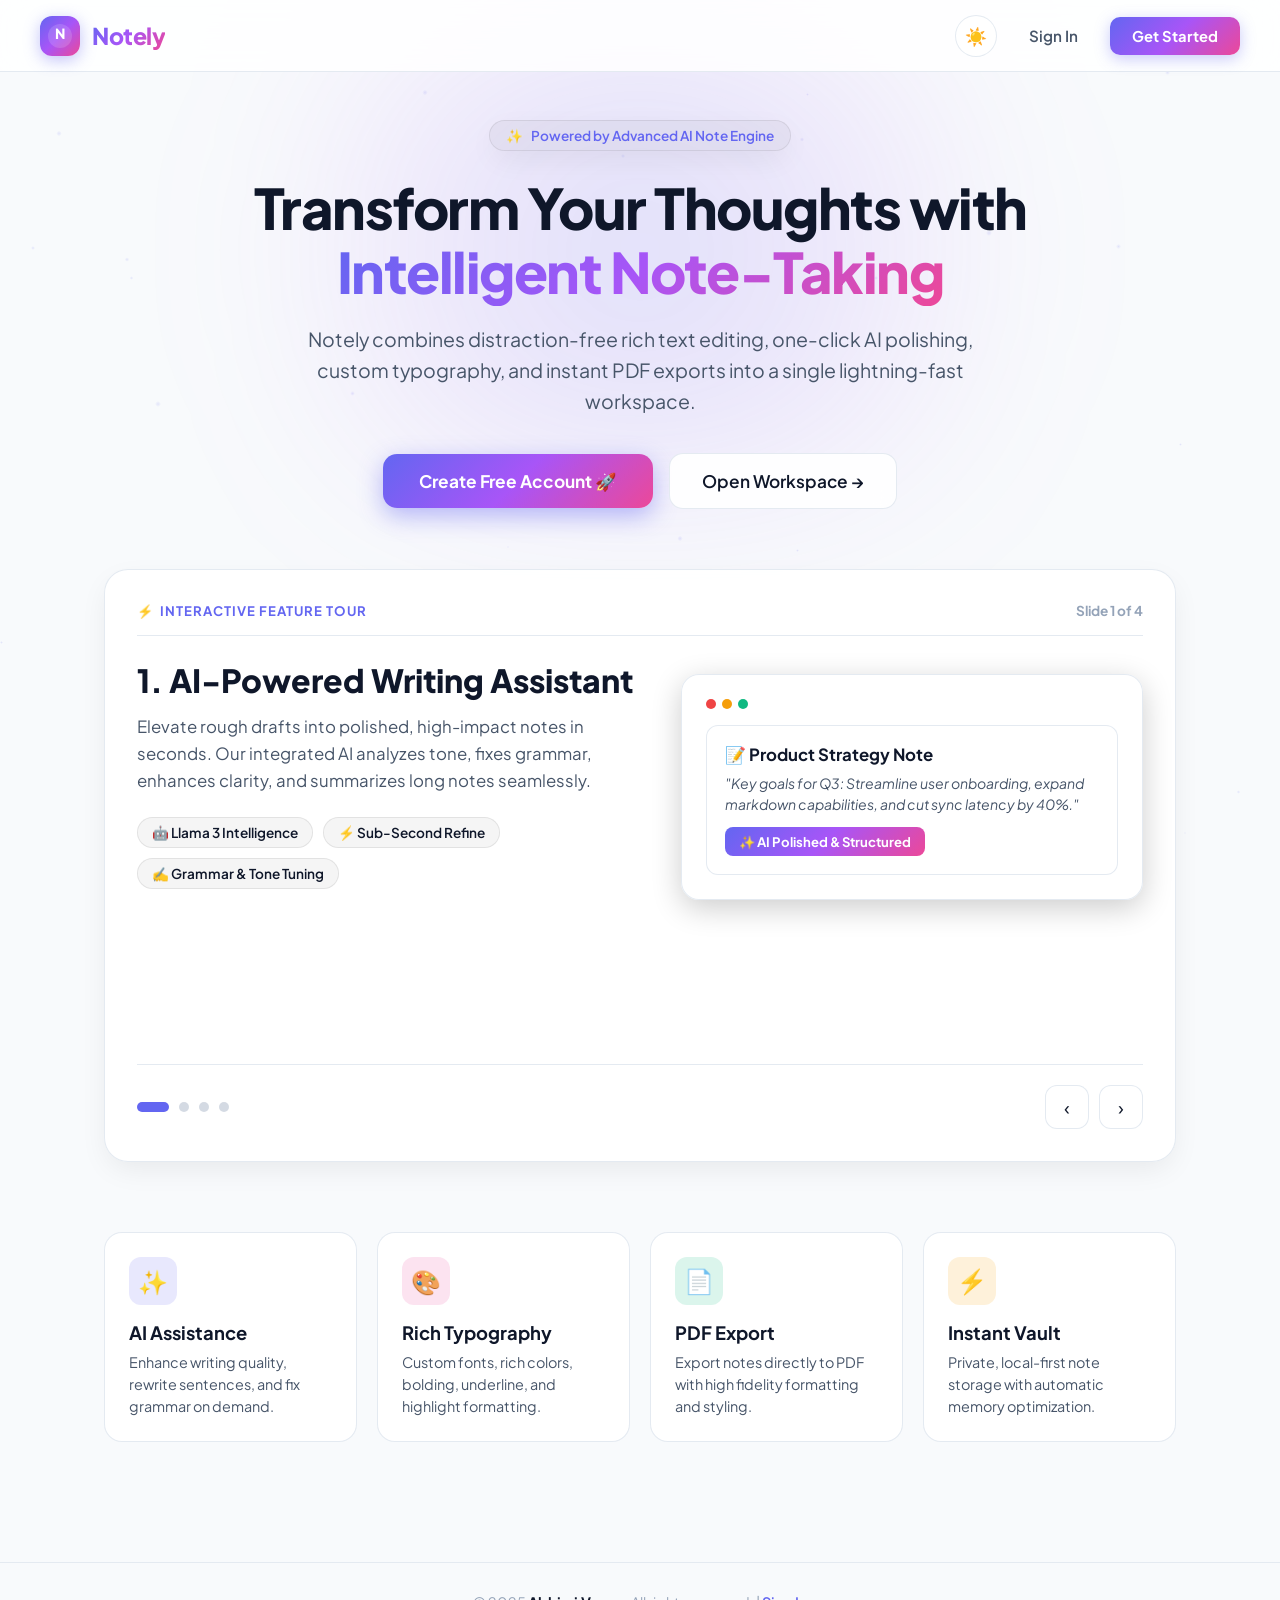
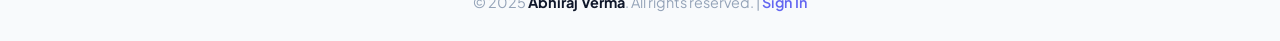
<file: index.html>
<!DOCTYPE html>
<html lang="en" data-theme="dark">
<head>
    <meta charset="UTF-8">
    <meta name="viewport" content="width=device-width, initial-scale=1.0">
    <title>Notely - Next-Gen AI Note Taking</title>
    <link rel="stylesheet" href="auth-styles.css">
    <link rel="preconnect" href="https://fonts.googleapis.com">
    <link rel="preconnect" href="https://fonts.gstatic.com" crossorigin>
    <link href="https://fonts.googleapis.com/css2?family=Plus+Jakarta+Sans:wght@400;500;600;700;800&family=Montserrat:wght@700;900&display=swap" rel="stylesheet">
    <style>
        :root {
            --font-main: 'Plus Jakarta Sans', -apple-system, BlinkMacSystemFont, 'Segoe UI', Roboto, sans-serif;
            --primary: #6366f1;
            --primary-hover: #4f46e5;
            --secondary: #8b5cf6;
            --accent: #ec4899;
            --cyan: #06b6d4;
            --grad-hero: linear-gradient(135deg, #6366f1 0%, #a855f7 50%, #ec4899 100%);
            --grad-glow: linear-gradient(135deg, rgba(99,102,241,0.2) 0%, rgba(168,85,247,0.2) 100%);
            --grad-cyan: linear-gradient(135deg, #06b6d4 0%, #3b82f6 100%);
            --grad-emerald: linear-gradient(135deg, #10b981 0%, #059669 100%);
            --grad-amber: linear-gradient(135deg, #f59e0b 0%, #d97706 100%);
        }

        [data-theme="dark"] {
            --bg-body: #070913;
            --bg-nav: rgba(11, 15, 29, 0.75);
            --card-bg: rgba(17, 24, 39, 0.7);
            --card-border: rgba(255, 255, 255, 0.08);
            --card-border-active: rgba(99, 102, 241, 0.4);
            --text-title: #f8fafc;
            --text-body: #94a3b8;
            --text-muted: #64748b;
            --shadow-subtle: 0 10px 40px -10px rgba(0, 0, 0, 0.5);
            --slide-bg: rgba(15, 23, 42, 0.65);
            --chip-bg: rgba(255, 255, 255, 0.05);
            --chip-border: rgba(255, 255, 255, 0.1);
        }

        [data-theme="light"] {
            --bg-body: #f8fafc;
            --bg-nav: rgba(255, 255, 255, 0.85);
            --card-bg: rgba(255, 255, 255, 0.9);
            --card-border: rgba(226, 232, 240, 0.9);
            --card-border-active: rgba(99, 102, 241, 0.5);
            --text-title: #0f172a;
            --text-body: #475569;
            --text-muted: #94a3b8;
            --shadow-subtle: 0 10px 30px -5px rgba(0, 0, 0, 0.08);
            --slide-bg: rgba(255, 255, 255, 0.8);
            --chip-bg: rgba(0, 0, 0, 0.04);
            --chip-border: rgba(0, 0, 0, 0.08);
        }

        * {
            margin: 0;
            padding: 0;
            box-sizing: border-box;
            font-family: var(--font-main);
        }

        body {
            background-color: var(--bg-body);
            color: var(--text-title);
            min-height: 100vh;
            overflow-x: hidden;
            position: relative;
            transition: background 0.3s ease, color 0.3s ease;
        }

        /* Ambient Glow Background */
        .ambient-glow {
            position: fixed;
            top: 0;
            left: 50%;
            transform: translateX(-50%);
            width: 1000px;
            height: 500px;
            background: radial-gradient(circle, rgba(99, 102, 241, 0.18) 0%, rgba(168, 85, 247, 0.1) 40%, transparent 70%);
            filter: blur(80px);
            pointer-events: none;
            z-index: 0;
        }

        /* Navigation Bar */
        .landing-nav {
            position: fixed;
            top: 0;
            left: 0;
            right: 0;
            height: 72px;
            background: var(--bg-nav);
            backdrop-filter: blur(16px);
            -webkit-backdrop-filter: blur(16px);
            border-bottom: 1px solid var(--card-border);
            display: flex;
            align-items: center;
            justify-content: space-between;
            padding: 0 40px;
            z-index: 100;
            transition: all 0.3s ease;
        }

        .brand {
            display: flex;
            align-items: center;
            gap: 12px;
            text-decoration: none;
        }

        .brand-logo-wrap {
            width: 40px;
            height: 40px;
            border-radius: 12px;
            background: var(--grad-hero);
            display: flex;
            align-items: center;
            justify-content: center;
            box-shadow: 0 4px 16px rgba(99, 102, 241, 0.4);
        }

        .brand-logo-wrap svg {
            width: 26px;
            height: 26px;
        }

        .brand-name {
            font-size: 1.45rem;
            font-weight: 800;
            letter-spacing: -0.5px;
            background: var(--grad-hero);
            -webkit-background-clip: text;
            -webkit-text-fill-color: transparent;
        }

        .nav-actions {
            display: flex;
            align-items: center;
            gap: 16px;
        }

        .btn-theme {
            width: 42px;
            height: 42px;
            border-radius: 50%;
            background: var(--card-bg);
            border: 1px solid var(--card-border);
            color: var(--text-title);
            font-size: 1.1rem;
            cursor: pointer;
            display: flex;
            align-items: center;
            justify-content: center;
            transition: all 0.2s ease;
        }

        .btn-theme:hover {
            transform: scale(1.08);
            border-color: var(--primary);
        }

        .btn-link {
            text-decoration: none;
            color: var(--text-body);
            font-weight: 600;
            font-size: 0.95rem;
            padding: 8px 16px;
            border-radius: 8px;
            transition: all 0.2s;
        }

        .btn-link:hover {
            color: var(--text-title);
            background: var(--chip-bg);
        }

        .btn-primary-nav {
            text-decoration: none;
            background: var(--grad-hero);
            color: #ffffff;
            font-weight: 700;
            font-size: 0.92rem;
            padding: 10px 22px;
            border-radius: 10px;
            box-shadow: 0 4px 15px rgba(99, 102, 241, 0.35);
            transition: all 0.25s ease;
        }

        .btn-primary-nav:hover {
            transform: translateY(-1px);
            box-shadow: 0 6px 22px rgba(99, 102, 241, 0.5);
        }

        /* Hero Section */
        .landing-main {
            position: relative;
            z-index: 1;
            max-width: 1120px;
            margin: 0 auto;
            padding: 120px 24px 60px;
            text-align: center;
        }

        .badge-pill {
            display: inline-flex;
            align-items: center;
            gap: 8px;
            padding: 6px 16px;
            background: var(--chip-bg);
            border: 1px solid var(--chip-border);
            border-radius: 999px;
            font-size: 0.85rem;
            font-weight: 600;
            color: var(--primary);
            margin-bottom: 24px;
            box-shadow: var(--shadow-subtle);
        }

        .badge-pill .sparkle {
            animation: pulse 2s infinite;
        }

        @keyframes pulse {
            0%, 100% { opacity: 1; transform: scale(1); }
            50% { opacity: 0.6; transform: scale(0.9); }
        }

        .hero-title {
            font-size: 3.5rem;
            font-weight: 800;
            line-height: 1.15;
            letter-spacing: -1.5px;
            margin-bottom: 20px;
            color: var(--text-title);
        }

        .hero-title span.grad-text {
            background: var(--grad-hero);
            -webkit-background-clip: text;
            -webkit-text-fill-color: transparent;
        }

        .hero-subtitle {
            font-size: 1.22rem;
            line-height: 1.6;
            color: var(--text-body);
            max-width: 680px;
            margin: 0 auto 36px;
        }

        .hero-cta-group {
            display: flex;
            align-items: center;
            justify-content: center;
            gap: 16px;
            margin-bottom: 60px;
            flex-wrap: wrap;
        }

        .hero-btn-main {
            display: inline-flex;
            align-items: center;
            gap: 10px;
            padding: 16px 36px;
            border-radius: 14px;
            font-size: 1.08rem;
            font-weight: 700;
            text-decoration: none;
            background: var(--grad-hero);
            color: #ffffff;
            box-shadow: 0 8px 25px rgba(99, 102, 241, 0.45);
            transition: all 0.25s ease;
        }

        .hero-btn-main:hover {
            transform: translateY(-2px);
            box-shadow: 0 12px 30px rgba(99, 102, 241, 0.6);
        }

        .hero-btn-outline {
            display: inline-flex;
            align-items: center;
            gap: 8px;
            padding: 16px 32px;
            border-radius: 14px;
            font-size: 1.08rem;
            font-weight: 600;
            text-decoration: none;
            color: var(--text-title);
            background: var(--card-bg);
            border: 1px solid var(--card-border);
            backdrop-filter: blur(10px);
            transition: all 0.25s ease;
        }

        .hero-btn-outline:hover {
            border-color: var(--primary);
            transform: translateY(-2px);
            color: var(--primary);
        }

        /* Interactive Slides / Showcase Section */
        .showcase-container {
            position: relative;
            background: var(--card-bg);
            border: 1px solid var(--card-border);
            border-radius: 24px;
            backdrop-filter: blur(20px);
            -webkit-backdrop-filter: blur(20px);
            box-shadow: var(--shadow-subtle);
            padding: 32px;
            margin-bottom: 70px;
            text-align: left;
            overflow: hidden;
        }

        .showcase-header {
            display: flex;
            justify-content: space-between;
            align-items: center;
            margin-bottom: 24px;
            border-bottom: 1px solid var(--card-border);
            padding-bottom: 16px;
        }

        .showcase-badge {
            font-size: 0.82rem;
            font-weight: 700;
            text-transform: uppercase;
            letter-spacing: 1px;
            color: var(--primary);
            display: flex;
            align-items: center;
            gap: 6px;
        }

        .slides-wrapper {
            position: relative;
            min-height: 380px;
        }

        .slide-item {
            position: absolute;
            top: 0;
            left: 0;
            width: 100%;
            opacity: 0;
            visibility: hidden;
            transform: scale(0.97) translateY(10px);
            transition: all 0.45s cubic-bezier(0.16, 1, 0.3, 1);
            display: grid;
            grid-template-columns: 1.1fr 1fr;
            gap: 36px;
            align-items: center;
        }

        .slide-item.active {
            opacity: 1;
            visibility: visible;
            transform: scale(1) translateY(0);
            position: relative;
        }

        .slide-text h3 {
            font-size: 2rem;
            font-weight: 800;
            line-height: 1.25;
            color: var(--text-title);
            margin-bottom: 14px;
        }

        .slide-text p {
            font-size: 1.05rem;
            line-height: 1.6;
            color: var(--text-body);
            margin-bottom: 22px;
        }

        .slide-chips {
            display: flex;
            flex-wrap: wrap;
            gap: 10px;
            margin-bottom: 24px;
        }

        .slide-chip {
            padding: 6px 14px;
            background: var(--chip-bg);
            border: 1px solid var(--chip-border);
            border-radius: 999px;
            font-size: 0.85rem;
            font-weight: 600;
            color: var(--text-title);
        }

        /* Mockup Visual in Slides */
        .slide-visual {
            background: var(--slide-bg);
            border: 1px solid var(--card-border);
            border-radius: 18px;
            padding: 24px;
            box-shadow: 0 8px 30px rgba(0, 0, 0, 0.2);
            position: relative;
        }

        .mockup-bar {
            display: flex;
            gap: 6px;
            margin-bottom: 16px;
        }

        .dot {
            width: 10px;
            height: 10px;
            border-radius: 50%;
        }
        .dot-red { background: #ef4444; }
        .dot-yellow { background: #f59e0b; }
        .dot-green { background: #10b981; }

        .mockup-card {
            background: var(--card-bg);
            border-radius: 12px;
            padding: 18px;
            border: 1px solid var(--card-border);
        }

        .mockup-title {
            font-size: 1.05rem;
            font-weight: 700;
            color: var(--text-title);
            margin-bottom: 8px;
        }

        .mockup-body {
            font-size: 0.88rem;
            color: var(--text-body);
            line-height: 1.5;
            margin-bottom: 12px;
        }

        .mockup-action-pill {
            display: inline-flex;
            align-items: center;
            gap: 6px;
            padding: 6px 14px;
            border-radius: 8px;
            font-size: 0.82rem;
            font-weight: 700;
            color: #ffffff;
        }

        /* Controls: Dots and Next/Prev */
        .showcase-footer {
            display: flex;
            justify-content: space-between;
            align-items: center;
            margin-top: 24px;
            padding-top: 20px;
            border-top: 1px solid var(--card-border);
        }

        .slide-dots {
            display: flex;
            gap: 10px;
            align-items: center;
        }

        .slide-dot {
            width: 10px;
            height: 10px;
            border-radius: 999px;
            background: var(--text-muted);
            opacity: 0.4;
            cursor: pointer;
            transition: all 0.3s ease;
            border: none;
        }

        .slide-dot.active {
            width: 32px;
            background: var(--primary);
            opacity: 1;
        }

        .slide-nav-btns {
            display: flex;
            gap: 10px;
        }

        .slide-btn {
            width: 44px;
            height: 44px;
            border-radius: 12px;
            background: var(--card-bg);
            border: 1px solid var(--card-border);
            color: var(--text-title);
            font-size: 1.2rem;
            cursor: pointer;
            display: flex;
            align-items: center;
            justify-content: center;
            transition: all 0.2s ease;
        }

        .slide-btn:hover {
            background: var(--primary);
            color: #ffffff;
            border-color: var(--primary);
        }

        /* 4 Quick Feature Cards Grid */
        .features-grid {
            display: grid;
            grid-template-columns: repeat(4, 1fr);
            gap: 20px;
            margin-bottom: 60px;
            text-align: left;
        }

        .f-card {
            background: var(--card-bg);
            border: 1px solid var(--card-border);
            border-radius: 18px;
            padding: 24px;
            backdrop-filter: blur(10px);
            transition: all 0.3s ease;
        }

        .f-card:hover {
            transform: translateY(-4px);
            border-color: var(--card-border-active);
            box-shadow: var(--shadow-subtle);
        }

        .f-icon-box {
            width: 48px;
            height: 48px;
            border-radius: 12px;
            display: flex;
            align-items: center;
            justify-content: center;
            font-size: 1.5rem;
            margin-bottom: 16px;
        }

        .f-card h4 {
            font-size: 1.15rem;
            font-weight: 700;
            color: var(--text-title);
            margin-bottom: 8px;
        }

        .f-card p {
            font-size: 0.9rem;
            color: var(--text-body);
            line-height: 1.5;
        }

        /* Footer */
        .landing-footer {
            border-top: 1px solid var(--card-border);
            padding: 30px 20px;
            text-align: center;
            font-size: 0.9rem;
            color: var(--text-muted);
        }

        .landing-footer a {
            color: var(--primary);
            text-decoration: none;
            font-weight: 600;
        }

        /* Responsive */
        @media (max-width: 900px) {
            .landing-nav { padding: 0 20px; }
            .hero-title { font-size: 2.6rem; }
            .slide-item { grid-template-columns: 1fr; gap: 24px; }
            .features-grid { grid-template-columns: repeat(2, 1fr); }
        }

        @media (max-width: 600px) {
            .hero-title { font-size: 2.1rem; }
            .hero-subtitle { font-size: 1rem; }
            .features-grid { grid-template-columns: 1fr; }
            .slide-text h3 { font-size: 1.5rem; }
            .showcase-container { padding: 20px; }
        }
    </style>
</head>
<body>
    <div class="ambient-glow"></div>
    <div class="particles" id="particles"></div>

    <!-- Navigation -->
    <header class="landing-nav">
        <a href="index.html" class="brand">
            <div class="brand-logo-wrap">
                <svg viewBox="0 0 52 52" fill="none" xmlns="http://www.w3.org/2000/svg">
                    <circle cx="26" cy="26" r="24" fill="#ffffff" fill-opacity="0.15"/>
                    <text x="50%" y="60%" text-anchor="middle" font-family="'Montserrat', sans-serif" font-size="28" font-weight="900" fill="#ffffff">N</text>
                </svg>
            </div>
            <span class="brand-name">Notely</span>
        </a>

        <div class="nav-actions" id="navActions">
            <button class="btn-theme" id="themeToggle" title="Toggle Light/Dark Theme">🌙</button>
            <a href="login.html" class="btn-link" id="navLoginLink">Sign In</a>
            <a href="signup.html" class="btn-primary-nav" id="navSignupLink">Get Started</a>
        </div>
    </header>

    <!-- Main Container -->
    <main class="landing-main">
        <!-- Hero Section -->
        <div class="badge-pill">
            <span class="sparkle">✨</span> Powered by Advanced AI Note Engine
        </div>

        <h1 class="hero-title">
            Transform Your Thoughts with <br>
            <span class="grad-text">Intelligent Note-Taking</span>
        </h1>

        <p class="hero-subtitle">
            Notely combines distraction-free rich text editing, one-click AI polishing, custom typography, and instant PDF exports into a single lightning-fast workspace.
        </p>

        <div class="hero-cta-group" id="heroCtaGroup">
            <a href="signup.html" class="hero-btn-main" id="heroPrimaryCta">
                Create Free Account 🚀
            </a>
            <a href="login.html" class="hero-btn-outline" id="heroSecondaryCta">
                Open Workspace →
            </a>
        </div>

        <!-- Interactive 4-Slide Showcase Section -->
        <div class="showcase-container" id="showcaseContainer">
            <div class="showcase-header">
                <div class="showcase-badge">
                    <span>⚡</span> Interactive Feature Tour
                </div>
                <span id="slideCounter" style="font-size: 0.85rem; font-weight: 700; color: var(--text-muted);">Slide 1 of 4</span>
            </div>

            <div class="slides-wrapper">
                <!-- Slide 1: AI Assistant -->
                <div class="slide-item active" data-index="0">
                    <div class="slide-text">
                        <h3>1. AI-Powered Writing Assistant</h3>
                        <p>Elevate rough drafts into polished, high-impact notes in seconds. Our integrated AI analyzes tone, fixes grammar, enhances clarity, and summarizes long notes seamlessly.</p>
                        <div class="slide-chips">
                            <span class="slide-chip">🤖 Llama 3 Intelligence</span>
                            <span class="slide-chip">⚡ Sub-Second Refine</span>
                            <span class="slide-chip">✍️ Grammar & Tone Tuning</span>
                        </div>
                    </div>
                    <div class="slide-visual">
                        <div class="mockup-bar">
                            <span class="dot dot-red"></span>
                            <span class="dot dot-yellow"></span>
                            <span class="dot dot-green"></span>
                        </div>
                        <div class="mockup-card">
                            <div class="mockup-title">📝 Product Strategy Note</div>
                            <div class="mockup-body">
                                <em>"Key goals for Q3: Streamline user onboarding, expand markdown capabilities, and cut sync latency by 40%."</em>
                            </div>
                            <span class="mockup-action-pill" style="background: var(--grad-hero);">✨ AI Polished & Structured</span>
                        </div>
                    </div>
                </div>

                <!-- Slide 2: Rich Text & Typography -->
                <div class="slide-item" data-index="1">
                    <div class="slide-text">
                        <h3>2. Custom Fonts & Rich Text Studio</h3>
                        <p>Express ideas your way. Choose from handcrafted Google typography pairings, text highlighting, custom color palettes, and full inline rich text tools.</p>
                        <div class="slide-chips">
                            <span class="slide-chip">🎨 10+ Google Fonts</span>
                            <span class="slide-chip">🖌️ Color & Highlight Pickers</span>
                            <span class="slide-chip"><b>B</b> / <u>U</u> / <s>S</s> Formatting</span>
                        </div>
                    </div>
                    <div class="slide-visual">
                        <div class="mockup-bar">
                            <span class="dot dot-red"></span>
                            <span class="dot dot-yellow"></span>
                            <span class="dot dot-green"></span>
                        </div>
                        <div class="mockup-card">
                            <div class="mockup-title" style="font-family: 'Montserrat', sans-serif; color: var(--primary);">🎨 Creative Brief — Montserrat 18px</div>
                            <div class="mockup-body">
                                <span style="background: rgba(236,72,153,0.2); padding: 2px 6px; border-radius: 4px; font-weight: bold;">Highlight Key Milestones</span> with styled selections and beautiful font hierarchies.
                            </div>
                            <span class="mockup-action-pill" style="background: var(--grad-cyan);">🖋️ Rich Text Enabled</span>
                        </div>
                    </div>
                </div>

                <!-- Slide 3: PDF Export & Smart Storage -->
                <div class="slide-item" data-index="2">
                    <div class="slide-text">
                        <h3>3. One-Click PDF Export & Smart Vault</h3>
                        <p>Generate beautifully formatted, high-resolution PDF documents ready for sharing, archiving, or printing. Keep your space clean with automated lifecycle storage.</p>
                        <div class="slide-chips">
                            <span class="slide-chip">📄 Vector Sharp PDFs</span>
                            <span class="slide-chip">📊 Storage Meter</span>
                            <span class="slide-chip">🛡️ 15-Day Auto-Cleanup</span>
                        </div>
                    </div>
                    <div class="slide-visual">
                        <div class="mockup-bar">
                            <span class="dot dot-red"></span>
                            <span class="dot dot-yellow"></span>
                            <span class="dot dot-green"></span>
                        </div>
                        <div class="mockup-card">
                            <div class="mockup-title">📑 Export Ready: Meeting Summary.pdf</div>
                            <div class="mockup-body">
                                Clean margins, selectable vector text, and custom header metadata embedded automatically.
                            </div>
                            <span class="mockup-action-pill" style="background: var(--grad-emerald);">⬇️ Download PDF (One-Click)</span>
                        </div>
                    </div>
                </div>

                <!-- Slide 4: Privacy & Nebula Dark Mode -->
                <div class="slide-item" data-index="3">
                    <div class="slide-text">
                        <h3>4. 100% Client-Side Privacy & Dark Theme</h3>
                        <p>Your notes are saved in your local sandbox vault. Enjoy zero-latency instant searching and switch effortlessly between midnight dark and crisp light themes.</p>
                        <div class="slide-chips">
                            <span class="slide-chip">🔒 Zero Tracker Policy</span>
                            <span class="slide-chip">🌙 Midnight Dark Mode</span>
                            <span class="slide-chip">📱 100% Mobile Ready</span>
                        </div>
                    </div>
                    <div class="slide-visual">
                        <div class="mockup-bar">
                            <span class="dot dot-red"></span>
                            <span class="dot dot-yellow"></span>
                            <span class="dot dot-green"></span>
                        </div>
                        <div class="mockup-card">
                            <div class="mockup-title">🔒 Private Encrypted Vault</div>
                            <div class="mockup-body">
                                <em>All notes live in your browser's private storage. No unauthorized external access.</em>
                            </div>
                            <span class="mockup-action-pill" style="background: var(--grad-amber);">🛡️ Local Storage Active</span>
                        </div>
                    </div>
                </div>
            </div>

            <!-- Slide Navigation Footer -->
            <div class="showcase-footer">
                <div class="slide-dots" id="slideDots">
                    <button class="slide-dot active" data-to="0" title="Slide 1"></button>
                    <button class="slide-dot" data-to="1" title="Slide 2"></button>
                    <button class="slide-dot" data-to="2" title="Slide 3"></button>
                    <button class="slide-dot" data-to="3" title="Slide 4"></button>
                </div>

                <div class="slide-nav-btns">
                    <button class="slide-btn" id="prevSlideBtn" title="Previous Slide">‹</button>
                    <button class="slide-btn" id="nextSlideBtn" title="Next Slide">›</button>
                </div>
            </div>
        </div>

        <!-- 4 Quick Highlight Cards -->
        <div class="features-grid">
            <div class="f-card">
                <div class="f-icon-box" style="background: rgba(99,102,241,0.15); color: #818cf8;">✨</div>
                <h4>AI Assistance</h4>
                <p>Enhance writing quality, rewrite sentences, and fix grammar on demand.</p>
            </div>
            <div class="f-card">
                <div class="f-icon-box" style="background: rgba(236,72,153,0.15); color: #f472b6;">🎨</div>
                <h4>Rich Typography</h4>
                <p>Custom fonts, rich colors, bolding, underline, and highlight formatting.</p>
            </div>
            <div class="f-card">
                <div class="f-icon-box" style="background: rgba(16,185,129,0.15); color: #34d399;">📄</div>
                <h4>PDF Export</h4>
                <p>Export notes directly to PDF with high fidelity formatting and styling.</p>
            </div>
            <div class="f-card">
                <div class="f-icon-box" style="background: rgba(245,158,11,0.15); color: #fbbf24;">⚡</div>
                <h4>Instant Vault</h4>
                <p>Private, local-first note storage with automatic memory optimization.</p>
            </div>
        </div>
    </main>

    <!-- Footer -->
    <footer class="landing-footer">
        <div>&copy; 2025 <strong style="color: var(--text-title);">Abhiraj Verma</strong>. All rights reserved. | <a href="login.html">Sign In</a></div>
    </footer>

    <script src="auth.js"></script>
    <script>
        // Check if user is logged in to adapt CTAs
        document.addEventListener('DOMContentLoaded', () => {
            const user = AuthSystem.getCurrentUser();
            if (user) {
                const navLoginLink = document.getElementById('navLoginLink');
                const navSignupLink = document.getElementById('navSignupLink');
                const heroPrimaryCta = document.getElementById('heroPrimaryCta');
                const heroSecondaryCta = document.getElementById('heroSecondaryCta');

                if (navLoginLink) {
                    navLoginLink.textContent = `Hi, ${user.fullName.split(' ')[0]}`;
                    navLoginLink.href = 'app.html';
                }
                if (navSignupLink) {
                    navSignupLink.textContent = 'Go to Workspace →';
                    navSignupLink.href = 'app.html';
                }
                if (heroPrimaryCta) {
                    heroPrimaryCta.textContent = 'Open My Workspace 🚀';
                    heroPrimaryCta.href = 'app.html';
                }
                if (heroSecondaryCta) {
                    heroSecondaryCta.style.display = 'none';
                }
            }
        });

        // Theme Toggle
        const themeToggle = document.getElementById('themeToggle');
        let isDark = localStorage.getItem('darkMode') !== 'false'; // Default dark

        function applyTheme() {
            if (isDark) {
                document.documentElement.setAttribute('data-theme', 'dark');
                if (themeToggle) themeToggle.textContent = '☀️';
            } else {
                document.documentElement.setAttribute('data-theme', 'light');
                if (themeToggle) themeToggle.textContent = '🌙';
            }
        }

        if (themeToggle) {
            themeToggle.addEventListener('click', () => {
                isDark = !isDark;
                localStorage.setItem('darkMode', isDark);
                applyTheme();
            });
        }
        applyTheme();

        // 4-Slide Interactive Showcase Logic
        const slides = document.querySelectorAll('.slide-item');
        const dots = document.querySelectorAll('.slide-dot');
        const prevBtn = document.getElementById('prevSlideBtn');
        const nextBtn = document.getElementById('nextSlideBtn');
        const counter = document.getElementById('slideCounter');
        const showcase = document.getElementById('showcaseContainer');
        let currentSlide = 0;
        let autoSlideTimer = null;

        function showSlide(idx) {
            if (idx < 0) idx = slides.length - 1;
            if (idx >= slides.length) idx = 0;
            currentSlide = idx;

            slides.forEach((s, i) => {
                s.classList.toggle('active', i === currentSlide);
            });

            dots.forEach((d, i) => {
                d.classList.toggle('active', i === currentSlide);
            });

            if (counter) {
                counter.textContent = `Slide ${currentSlide + 1} of ${slides.length}`;
            }
        }

        if (prevBtn) prevBtn.addEventListener('click', () => { showSlide(currentSlide - 1); resetTimer(); });
        if (nextBtn) nextBtn.addEventListener('click', () => { showSlide(currentSlide + 1); resetTimer(); });

        dots.forEach(dot => {
            dot.addEventListener('click', (e) => {
                const targetIdx = parseInt(e.target.getAttribute('data-to'));
                showSlide(targetIdx);
                resetTimer();
            });
        });

        function startAutoSlide() {
            autoSlideTimer = setInterval(() => {
                showSlide(currentSlide + 1);
            }, 5500);
        }

        function resetTimer() {
            if (autoSlideTimer) clearInterval(autoSlideTimer);
            startAutoSlide();
        }

        if (showcase) {
            showcase.addEventListener('mouseenter', () => { if (autoSlideTimer) clearInterval(autoSlideTimer); });
            showcase.addEventListener('mouseleave', () => { startAutoSlide(); });
        }

        startAutoSlide();
    </script>
</body>
</html>
</file>
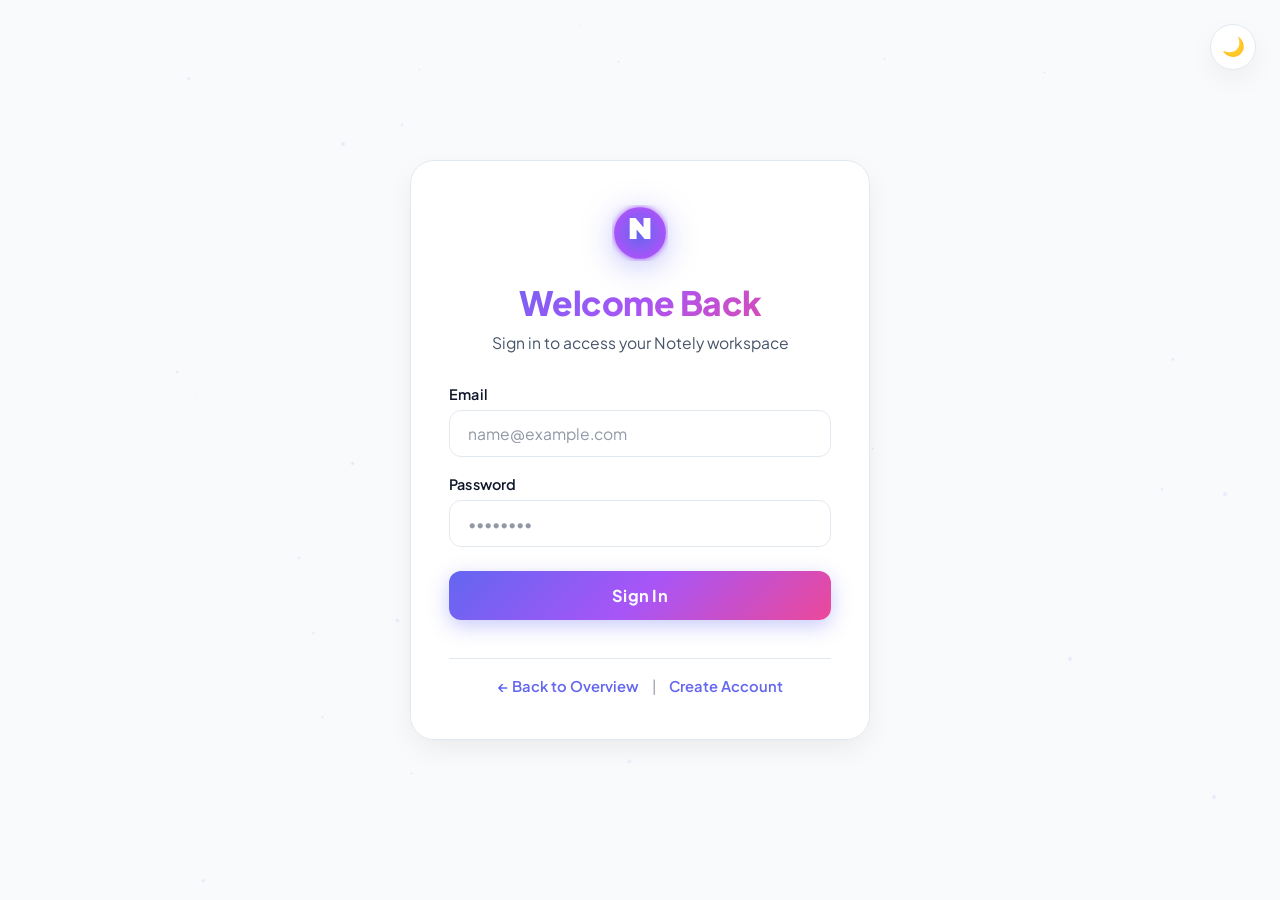
<file: login.html>
<!DOCTYPE html>
<html lang="en" data-theme="dark">
<head>
    <meta charset="UTF-8">
    <meta name="viewport" content="width=device-width, initial-scale=1.0">
    <title>Login - Notely</title>
    <link rel="stylesheet" href="auth-styles.css">
    <link rel="preconnect" href="https://fonts.googleapis.com">
    <link rel="preconnect" href="https://fonts.gstatic.com" crossorigin>
    <link href="https://fonts.googleapis.com/css2?family=Plus+Jakarta+Sans:wght@400;500;600;700;800&family=Montserrat:wght@700;900&display=swap" rel="stylesheet">
</head>
<body>
    <div class="particles" id="particles"></div>
    
    <!-- Theme toggle button -->
    <button class="theme-toggle" id="themeToggle" title="Toggle Light/Dark Theme">
        🌙
    </button>
    
    <div id="authLoadingOverlay" class="loading-overlay" style="display:none;">
        <div class="loading-content">
            <div class="spinner"></div>
            <p>Checking authentication...</p>
        </div>
    </div>

    <div class="auth-container">
        <div class="auth-card">
            <div class="auth-header">
                <a href="landing.html" class="logo-container" style="text-decoration: none;">
                    <svg width="56" height="56" viewBox="0 0 52 52" fill="none" xmlns="http://www.w3.org/2000/svg" class="logo-nn-svg-styled">
                        <defs>
                            <radialGradient id="nebulaCircle" cx="50%" cy="50%" r="50%">
                                <stop offset="0%" stop-color="#6366f1"/>
                                <stop offset="100%" stop-color="#a855f7"/>
                            </radialGradient>
                            <filter id="glow" x="-20%" y="-20%" width="140%" height="140%">
                                <feGaussianBlur stdDeviation="3" result="coloredBlur"/>
                                <feMerge>
                                    <feMergeNode in="coloredBlur"/>
                                    <feMergeNode in="SourceGraphic"/>
                                </feMerge>
                            </filter>
                        </defs>
                        <circle cx="26" cy="26" r="24" fill="url(#nebulaCircle)" filter="url(#glow)"/>
                        <text x="50%" y="60%" text-anchor="middle" font-family="'Montserrat', sans-serif" font-size="28" font-weight="900" fill="#fff">N</text>
                    </svg>
                </a>
                <h1>Welcome Back</h1>
                <p>Sign in to access your Notely workspace</p>
            </div>
            
            <form id="loginForm" class="auth-form">
                <div class="form-group">
                    <label for="email">Email</label>
                    <input type="email" id="email" name="email" required placeholder="name@example.com">
                </div>
                
                <div class="form-group">
                    <label for="password">Password</label>
                    <input type="password" id="password" name="password" required placeholder="••••••••">
                </div>
                
                <div class="form-group">
                    <button type="submit" class="auth-btn primary">Sign In</button>
                </div>
                
                <div class="auth-links">
                    <a href="landing.html">← Back to Overview</a>
                    <span class="divider">|</span>
                    <a href="signup.html">Create Account</a>
                </div>
            </form>
            
            <div id="errorMessage" class="error-message hidden"></div>
        </div>
    </div>
    
    <script src="auth.js"></script>
    <script>
        const authLoadingOverlay = document.getElementById('authLoadingOverlay');
        if (authLoadingOverlay) authLoadingOverlay.style.display = 'flex';
        document.addEventListener('DOMContentLoaded', () => {
            setTimeout(() => {
                if (authLoadingOverlay) authLoadingOverlay.style.display = 'none';
            }, 300);
        });
    </script>
</body>
</html>
</file>
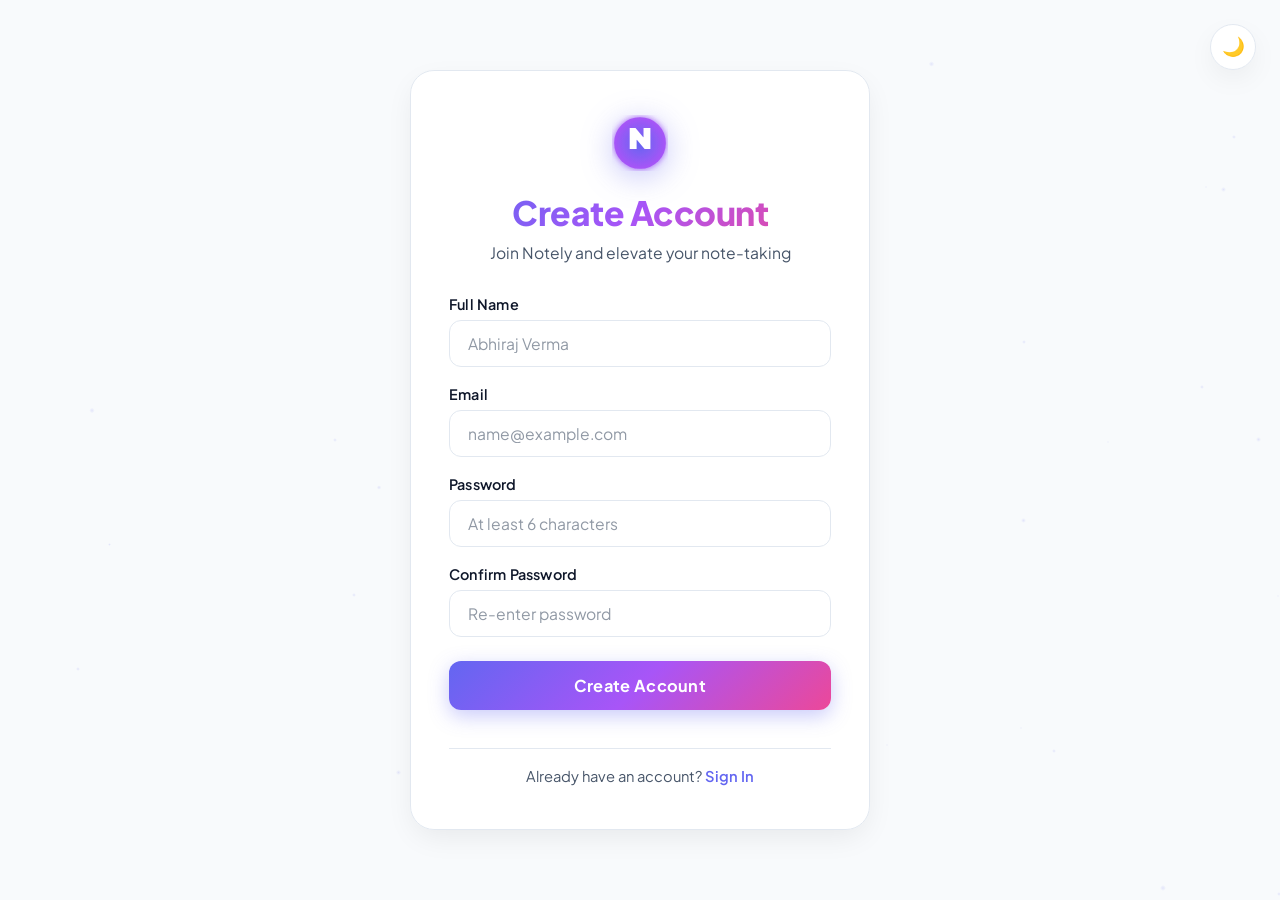
<file: signup.html>
<!DOCTYPE html>
<html lang="en" data-theme="dark">
<head>
    <meta charset="UTF-8">
    <meta name="viewport" content="width=device-width, initial-scale=1.0">
    <title>Sign Up - Notely</title>
    <link rel="stylesheet" href="auth-styles.css">
    <link rel="preconnect" href="https://fonts.googleapis.com">
    <link rel="preconnect" href="https://fonts.gstatic.com" crossorigin>
    <link href="https://fonts.googleapis.com/css2?family=Plus+Jakarta+Sans:wght@400;500;600;700;800&family=Montserrat:wght@700;900&display=swap" rel="stylesheet">
</head>
<body>
    <div class="particles" id="particles"></div>
    
    <!-- Theme toggle button -->
    <button class="theme-toggle" id="themeToggle" title="Toggle Light/Dark Theme">
        🌙
    </button>
    
    <div id="authLoadingOverlay" class="loading-overlay" style="display:none;">
        <div class="loading-content">
            <div class="spinner"></div>
            <p>Checking authentication...</p>
        </div>
    </div>

    <div class="auth-container">
        <div class="auth-card">
            <div class="auth-header">
                <a href="landing.html" class="logo-container" style="text-decoration: none;">
                    <svg width="56" height="56" viewBox="0 0 52 52" fill="none" xmlns="http://www.w3.org/2000/svg" class="logo-nn-svg-styled">
                        <defs>
                            <radialGradient id="nebulaCircle" cx="50%" cy="50%" r="50%">
                                <stop offset="0%" stop-color="#6366f1"/>
                                <stop offset="100%" stop-color="#a855f7"/>
                            </radialGradient>
                            <filter id="glow" x="-20%" y="-20%" width="140%" height="140%">
                                <feGaussianBlur stdDeviation="3" result="coloredBlur"/>
                                <feMerge>
                                    <feMergeNode in="coloredBlur"/>
                                    <feMergeNode in="SourceGraphic"/>
                                </feMerge>
                            </filter>
                        </defs>
                        <circle cx="26" cy="26" r="24" fill="url(#nebulaCircle)" filter="url(#glow)"/>
                        <text x="50%" y="60%" text-anchor="middle" font-family="'Montserrat', sans-serif" font-size="28" font-weight="900" fill="#fff">N</text>
                    </svg>
                </a>
                <h1>Create Account</h1>
                <p>Join Notely and elevate your note-taking</p>
            </div>
            
            <form id="signupForm" class="auth-form">
                <div class="form-group">
                    <label for="fullName">Full Name</label>
                    <input type="text" id="fullName" name="fullName" required placeholder="Abhiraj Verma">
                </div>
                
                <div class="form-group">
                    <label for="email">Email</label>
                    <input type="email" id="email" name="email" required placeholder="name@example.com">
                </div>
                
                <div class="form-group">
                    <label for="password">Password</label>
                    <input type="password" id="password" name="password" required placeholder="At least 6 characters" minlength="6">
                </div>
                
                <div class="form-group">
                    <label for="confirmPassword">Confirm Password</label>
                    <input type="password" id="confirmPassword" name="confirmPassword" required placeholder="Re-enter password">
                </div>
                
                <div class="form-group">
                    <button type="submit" class="auth-btn primary">Create Account</button>
                </div>
                
                <div class="auth-links">
                    <span>Already have an account?</span>
                    <a href="login.html">Sign In</a>
                </div>
            </form>
            
            <div id="errorMessage" class="error-message hidden"></div>
        </div>
    </div>
    
    <script src="auth.js"></script>
</body>
</html>
</file>
<file: auth-styles.css>
/* Modern Auth & Landing Page Styles - Notely */
:root {
    --primary-color: #6366f1;
    --primary-light: #a5b4fc;
    --primary-dark: #4338ca;
    --secondary-color: #0f172a;
    --accent-color: #ec4899;
    --cyan-accent: #06b6d4;
    --text-primary: #0f172a;
    --text-secondary: #475569;
    --background: #f8fafc;
    --card-bg: rgba(255, 255, 255, 0.9);
    --border-color: #e2e8f0;
    --shadow: 0 10px 30px -5px rgba(0, 0, 0, 0.08);
    --shadow-hover: 0 20px 40px -10px rgba(99, 102, 241, 0.2);
    --gradient: linear-gradient(135deg, #6366f1 0%, #8b5cf6 50%, #ec4899 100%);
    --nebula-gradient: linear-gradient(135deg, #6366f1 0%, #a855f7 50%, #ec4899 100%);
    --card-backdrop: blur(16px);
}

[data-theme="dark"] {
    --text-primary: #f8fafc;
    --text-secondary: #94a3b8;
    --background: #070913;
    --card-bg: rgba(17, 24, 39, 0.75);
    --border-color: rgba(255, 255, 255, 0.09);
    --shadow: 0 10px 40px -10px rgba(0, 0, 0, 0.6);
    --shadow-hover: 0 20px 45px -10px rgba(99, 102, 241, 0.35);
}

* {
    margin: 0;
    padding: 0;
    box-sizing: border-box;
}

body {
    font-family: 'Plus Jakarta Sans', -apple-system, BlinkMacSystemFont, 'Segoe UI', Roboto, sans-serif;
    background: var(--background);
    color: var(--text-primary);
    min-height: 100vh;
    position: relative;
    overflow-x: hidden;
    transition: background 0.3s ease, color 0.3s ease;
}

/* Ambient Particles */
.particles {
    position: fixed;
    top: 0;
    left: 0;
    width: 100%;
    height: 100%;
    z-index: -1;
    overflow: hidden;
    pointer-events: none;
}

.particle {
    position: absolute;
    background: radial-gradient(circle, rgba(99, 102, 241, 0.4) 0%, transparent 70%);
    border-radius: 50%;
    opacity: 0.35;
    animation: float 6s ease-in-out infinite;
}

@keyframes float {
    0%, 100% {
        transform: translateY(0px) rotate(0deg);
        opacity: 0.25;
    }
    50% {
        transform: translateY(-25px) rotate(180deg);
        opacity: 0.6;
    }
}

/* Theme Toggle */
.theme-toggle {
    position: fixed;
    top: 24px;
    right: 24px;
    background: var(--card-bg);
    border: 1px solid var(--border-color);
    border-radius: 50%;
    width: 46px;
    height: 46px;
    font-size: 1.15rem;
    cursor: pointer;
    z-index: 1000;
    transition: all 0.25s ease;
    box-shadow: var(--shadow);
    display: flex;
    align-items: center;
    justify-content: center;
    color: var(--text-primary);
    backdrop-filter: var(--card-backdrop);
}

.theme-toggle:hover {
    transform: scale(1.1);
    border-color: var(--primary-color);
}

/* Auth Layout */
.auth-container {
    display: flex;
    justify-content: center;
    align-items: center;
    min-height: 100vh;
    padding: 30px 20px;
    position: relative;
    z-index: 1;
}

.auth-card {
    background: var(--card-bg);
    border-radius: 24px;
    padding: 44px 38px;
    width: 100%;
    max-width: 460px;
    box-shadow: var(--shadow);
    border: 1px solid var(--border-color);
    backdrop-filter: var(--card-backdrop);
    -webkit-backdrop-filter: var(--card-backdrop);
    animation: slideUp 0.5s cubic-bezier(0.16, 1, 0.3, 1);
}

@keyframes slideUp {
    from {
        opacity: 0;
        transform: translateY(24px) scale(0.98);
    }
    to {
        opacity: 1;
        transform: translateY(0) scale(1);
    }
}

/* Auth Header */
.auth-header {
    text-align: center;
    margin-bottom: 30px;
}

.logo-container {
    margin-bottom: 16px;
    display: inline-block;
}

.logo-nn-svg-styled {
    filter: drop-shadow(0 6px 16px rgba(99, 102, 241, 0.4));
}

.auth-header h1 {
    font-size: 2.1rem;
    font-weight: 800;
    letter-spacing: -0.5px;
    margin-bottom: 8px;
    background: var(--nebula-gradient);
    -webkit-background-clip: text;
    -webkit-text-fill-color: transparent;
}

.auth-header p {
    color: var(--text-secondary);
    font-size: 0.98rem;
    line-height: 1.5;
}

/* Form Styles */
.auth-form {
    display: flex;
    flex-direction: column;
    gap: 18px;
}

.form-group {
    display: flex;
    flex-direction: column;
    gap: 7px;
}

.form-group label {
    font-weight: 600;
    color: var(--text-primary);
    font-size: 0.9rem;
    letter-spacing: 0.2px;
}

.form-group input {
    padding: 13px 18px;
    border: 1.5px solid var(--border-color);
    border-radius: 12px;
    font-size: 0.98rem;
    background: var(--card-bg);
    color: var(--text-primary);
    transition: all 0.25s ease;
    outline: none;
    font-family: inherit;
}

.form-group input:focus {
    border-color: var(--primary-color);
    box-shadow: 0 0 0 3.5px rgba(99, 102, 241, 0.18);
    transform: translateY(-1px);
}

.form-group input::placeholder {
    color: var(--text-secondary);
    opacity: 0.6;
}

/* Button */
.auth-btn {
    padding: 14px 28px;
    border: none;
    border-radius: 12px;
    font-size: 1.02rem;
    font-weight: 700;
    cursor: pointer;
    transition: all 0.25s ease;
    font-family: inherit;
    letter-spacing: 0.3px;
    margin-top: 6px;
}

.auth-btn.primary {
    background: var(--nebula-gradient);
    color: #ffffff;
    box-shadow: 0 6px 20px rgba(99, 102, 241, 0.35);
}

.auth-btn.primary:hover {
    transform: translateY(-2px);
    box-shadow: 0 10px 28px rgba(99, 102, 241, 0.5);
}

.auth-btn.primary:active {
    transform: translateY(0);
}

/* Links */
.auth-links {
    text-align: center;
    margin-top: 20px;
    padding-top: 18px;
    border-top: 1px solid var(--border-color);
    font-size: 0.92rem;
}

.auth-links a {
    color: var(--primary-color);
    text-decoration: none;
    font-weight: 600;
    transition: all 0.2s ease;
}

.auth-links a:hover {
    color: var(--accent-color);
    text-decoration: underline;
}

.auth-links .divider {
    margin: 0 10px;
    color: var(--text-secondary);
    opacity: 0.6;
}

.auth-links span {
    color: var(--text-secondary);
}

/* Messages */
.error-message {
    background: rgba(239, 68, 68, 0.12);
    color: #ef4444;
    padding: 12px 16px;
    border-radius: 10px;
    margin-top: 16px;
    border: 1px solid rgba(239, 68, 68, 0.25);
    font-size: 0.9rem;
    font-weight: 500;
}

.error-message.hidden {
    display: none;
}

.success-message {
    background: rgba(16, 185, 129, 0.12);
    color: #10b981;
    padding: 12px 16px;
    border-radius: 10px;
    margin-top: 16px;
    border: 1px solid rgba(16, 185, 129, 0.25);
    font-size: 0.9rem;
    font-weight: 500;
}

.success-message.hidden {
    display: none;
}

/* Loading Spinner */
.loading-overlay {
    position: fixed;
    top: 0;
    left: 0;
    width: 100%;
    height: 100%;
    background: rgba(7, 9, 19, 0.8);
    backdrop-filter: blur(8px);
    display: none;
    justify-content: center;
    align-items: center;
    z-index: 2000;
}

.loading-content {
    text-align: center;
    color: #ffffff;
}

.spinner {
    width: 44px;
    height: 44px;
    border: 3.5px solid rgba(255, 255, 255, 0.2);
    border-top: 3.5px solid var(--primary-color);
    border-radius: 50%;
    animation: spin 0.9s linear infinite;
    margin: 0 auto 16px;
}

@keyframes spin {
    0% { transform: rotate(0deg); }
    100% { transform: rotate(360deg); }
}

.auth-btn.loading {
    position: relative;
    color: transparent !important;
}

.auth-btn.loading::after {
    content: '';
    position: absolute;
    top: 50%;
    left: 50%;
    transform: translate(-50%, -50%);
    width: 20px;
    height: 20px;
    border: 2.5px solid rgba(255, 255, 255, 0.3);
    border-top: 2.5px solid #ffffff;
    border-radius: 50%;
    animation: spin 0.8s linear infinite;
}
</file>
